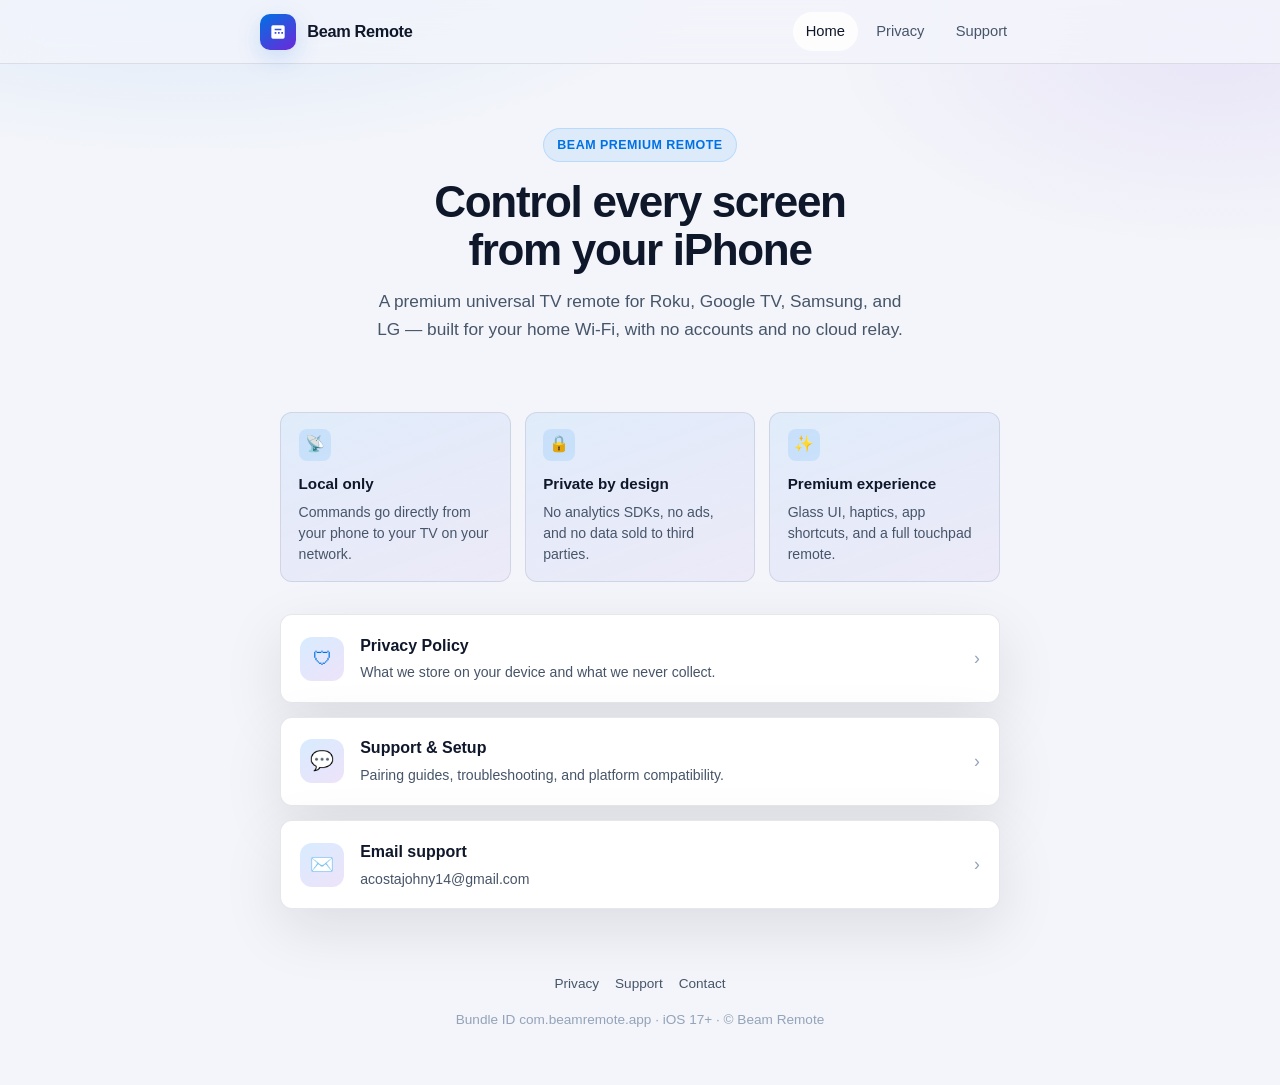
<file: index.html>
<!DOCTYPE html>
<html lang="en">
<head>
  <meta charset="utf-8">
  <meta name="viewport" content="width=device-width, initial-scale=1">
  <meta name="description" content="Beam Remote — premium universal TV remote for your home Wi‑Fi network.">
  <meta name="theme-color" content="#07070a">
  <title>Beam Remote</title>
  <link rel="stylesheet" href="styles.css">
</head>
<body>
  <div class="bg-mesh" aria-hidden="true"></div>

  <header class="site-nav">
    <div class="nav-inner">
      <a class="brand" href="index.html">
        <span class="brand-mark" aria-hidden="true">
          <svg viewBox="0 0 24 24" xmlns="http://www.w3.org/2000/svg"><path d="M6 4h12a2 2 0 0 1 2 2v12a2 2 0 0 1-2 2H6a2 2 0 0 1-2-2V6a2 2 0 0 1 2-2zm2 4v2h8V8H8zm0 4v2h2v-2H8zm4 0v2h2v-2h-2zm4 0v2h2v-2h-2z"/></svg>
        </span>
        Beam Remote
      </a>
      <nav class="nav-links" aria-label="Site">
        <a href="index.html" class="active">Home</a>
        <a href="privacy.html">Privacy</a>
        <a href="support.html">Support</a>
      </nav>
    </div>
  </header>

  <main class="page">
    <section class="hero">
      <div class="eyebrow">Beam Premium Remote</div>
      <h1>Control every screen<br>from your iPhone</h1>
      <p class="lead">
        A premium universal TV remote for Roku, Google TV, Samsung, and LG — built for your home Wi‑Fi, with no accounts and no cloud relay.
      </p>
    </section>

    <div class="summary-grid">
      <article class="summary-item">
        <div class="icon" aria-hidden="true">📡</div>
        <h3>Local only</h3>
        <p>Commands go directly from your phone to your TV on your network.</p>
      </article>
      <article class="summary-item">
        <div class="icon" aria-hidden="true">🔒</div>
        <h3>Private by design</h3>
        <p>No analytics SDKs, no ads, and no data sold to third parties.</p>
      </article>
      <article class="summary-item">
        <div class="icon" aria-hidden="true">✨</div>
        <h3>Premium experience</h3>
        <p>Glass UI, haptics, app shortcuts, and a full touchpad remote.</p>
      </article>
    </div>

    <div class="link-grid">
      <a class="link-tile glass-card" href="privacy.html">
        <span class="tile-icon" aria-hidden="true">🛡</span>
        <span class="tile-body">
          <h3>Privacy Policy</h3>
          <p>What we store on your device and what we never collect.</p>
        </span>
        <span class="chevron" aria-hidden="true">›</span>
      </a>
      <a class="link-tile glass-card" href="support.html">
        <span class="tile-icon" aria-hidden="true">💬</span>
        <span class="tile-body">
          <h3>Support &amp; Setup</h3>
          <p>Pairing guides, troubleshooting, and platform compatibility.</p>
        </span>
        <span class="chevron" aria-hidden="true">›</span>
      </a>
      <a class="link-tile glass-card" href="mailto:acostajohny14@gmail.com">
        <span class="tile-icon" aria-hidden="true">✉️</span>
        <span class="tile-body">
          <h3>Email support</h3>
          <p>acostajohny14@gmail.com</p>
        </span>
        <span class="chevron" aria-hidden="true">›</span>
      </a>
    </div>
  </main>

  <footer class="site-footer">
    <div class="footer-links">
      <a href="privacy.html">Privacy</a>
      <a href="support.html">Support</a>
      <a href="mailto:acostajohny14@gmail.com">Contact</a>
    </div>
    <p>Bundle ID com.beamremote.app · iOS 17+ · © Beam Remote</p>
  </footer>
</body>
</html>
</file>
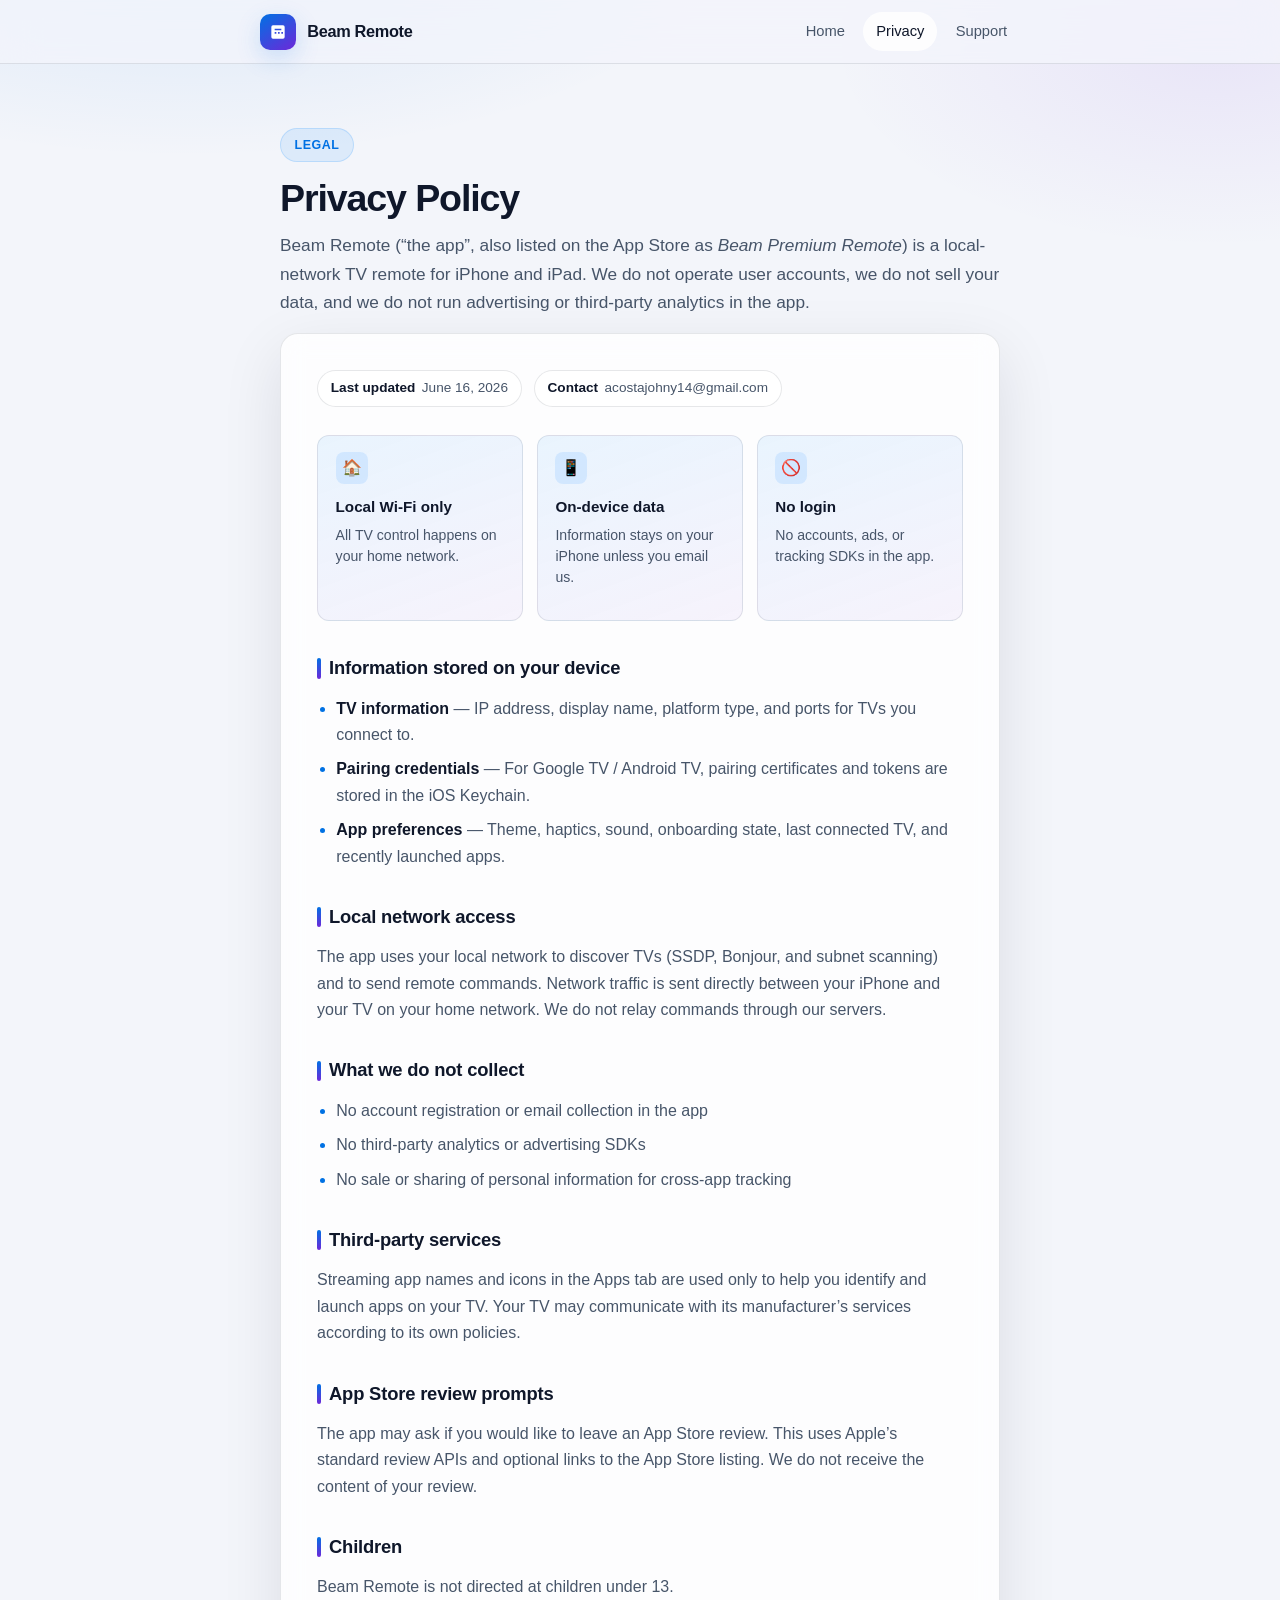
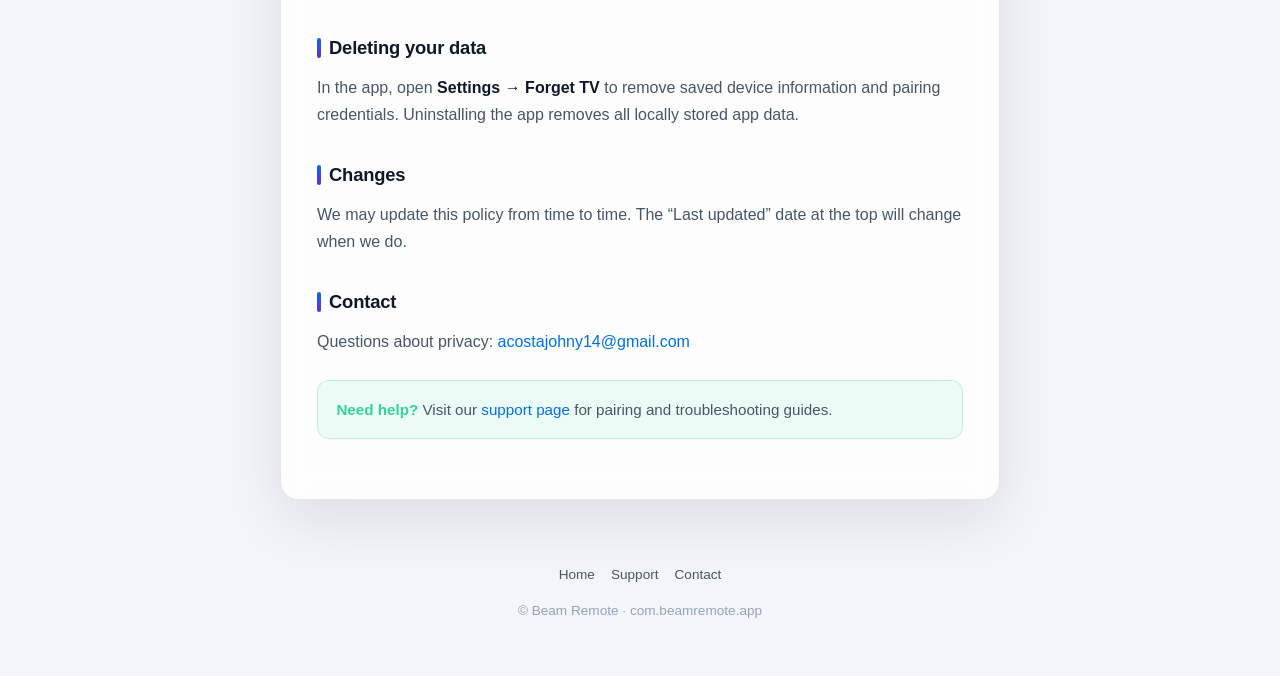
<file: privacy.html>
<!DOCTYPE html>
<html lang="en">
<head>
  <meta charset="utf-8">
  <meta name="viewport" content="width=device-width, initial-scale=1">
  <meta name="description" content="Beam Remote privacy policy — local-network TV remote with no data selling or third-party analytics.">
  <meta name="theme-color" content="#07070a">
  <title>Privacy Policy — Beam Remote</title>
  <link rel="stylesheet" href="styles.css">
</head>
<body>
  <div class="bg-mesh" aria-hidden="true"></div>

  <header class="site-nav">
    <div class="nav-inner">
      <a class="brand" href="index.html">
        <span class="brand-mark" aria-hidden="true">
          <svg viewBox="0 0 24 24" xmlns="http://www.w3.org/2000/svg"><path d="M6 4h12a2 2 0 0 1 2 2v12a2 2 0 0 1-2 2H6a2 2 0 0 1-2-2V6a2 2 0 0 1 2-2zm2 4v2h8V8H8zm0 4v2h2v-2H8zm4 0v2h2v-2h-2zm4 0v2h2v-2h-2z"/></svg>
        </span>
        Beam Remote
      </a>
      <nav class="nav-links" aria-label="Site">
        <a href="index.html">Home</a>
        <a href="privacy.html" class="active">Privacy</a>
        <a href="support.html">Support</a>
      </nav>
    </div>
  </header>

  <main class="page">
    <section class="hero" style="text-align:left;padding-bottom:1rem;">
      <div class="eyebrow">Legal</div>
      <h1 style="font-size:clamp(1.85rem,4vw,2.35rem);">Privacy Policy</h1>
      <p class="lead" style="margin:0;max-width:none;">
        Beam Remote (“the app”, also listed on the App Store as <em>Beam Premium Remote</em>) is a local-network TV remote
        for iPhone and iPad. We do not operate user accounts, we do not sell your data, and we do not run advertising
        or third-party analytics in the app.
      </p>
    </section>

    <article class="glass-card content-card prose">
      <div class="meta-row">
        <span class="meta-pill"><strong>Last updated</strong> June 16, 2026</span>
        <span class="meta-pill"><strong>Contact</strong> acostajohny14@gmail.com</span>
      </div>

      <div class="summary-grid" style="margin-top:0;">
        <div class="summary-item">
          <div class="icon" aria-hidden="true">🏠</div>
          <h3>Local Wi‑Fi only</h3>
          <p>All TV control happens on your home network.</p>
        </div>
        <div class="summary-item">
          <div class="icon" aria-hidden="true">📱</div>
          <h3>On-device data</h3>
          <p>Information stays on your iPhone unless you email us.</p>
        </div>
        <div class="summary-item">
          <div class="icon" aria-hidden="true">🚫</div>
          <h3>No login</h3>
          <p>No accounts, ads, or tracking SDKs in the app.</p>
        </div>
      </div>

      <h2>Information stored on your device</h2>
      <ul>
        <li><strong>TV information</strong> — IP address, display name, platform type, and ports for TVs you connect to.</li>
        <li><strong>Pairing credentials</strong> — For Google TV / Android TV, pairing certificates and tokens are stored in the iOS Keychain.</li>
        <li><strong>App preferences</strong> — Theme, haptics, sound, onboarding state, last connected TV, and recently launched apps.</li>
      </ul>

      <h2>Local network access</h2>
      <p>
        The app uses your local network to discover TVs (SSDP, Bonjour, and subnet scanning) and to send remote commands.
        Network traffic is sent directly between your iPhone and your TV on your home network. We do not relay commands
        through our servers.
      </p>

      <h2>What we do not collect</h2>
      <ul>
        <li>No account registration or email collection in the app</li>
        <li>No third-party analytics or advertising SDKs</li>
        <li>No sale or sharing of personal information for cross-app tracking</li>
      </ul>

      <h2>Third-party services</h2>
      <p>
        Streaming app names and icons in the Apps tab are used only to help you identify and launch apps on your TV.
        Your TV may communicate with its manufacturer’s services according to its own policies.
      </p>

      <h2>App Store review prompts</h2>
      <p>
        The app may ask if you would like to leave an App Store review. This uses Apple’s standard review APIs and
        optional links to the App Store listing. We do not receive the content of your review.
      </p>

      <h2>Children</h2>
      <p>Beam Remote is not directed at children under 13.</p>

      <h2>Deleting your data</h2>
      <p>
        In the app, open <strong>Settings → Forget TV</strong> to remove saved device information and pairing credentials.
        Uninstalling the app removes all locally stored app data.
      </p>

      <h2>Changes</h2>
      <p>We may update this policy from time to time. The “Last updated” date at the top will change when we do.</p>

      <h2>Contact</h2>
      <p>Questions about privacy: <a href="mailto:acostajohny14@gmail.com">acostajohny14@gmail.com</a></p>

      <div class="tip-box">
        <strong>Need help?</strong> Visit our <a href="support.html">support page</a> for pairing and troubleshooting guides.
      </div>
    </article>
  </main>

  <footer class="site-footer">
    <div class="footer-links">
      <a href="index.html">Home</a>
      <a href="support.html">Support</a>
      <a href="mailto:acostajohny14@gmail.com">Contact</a>
    </div>
    <p>© Beam Remote · com.beamremote.app</p>
  </footer>
</body>
</html>
</file>
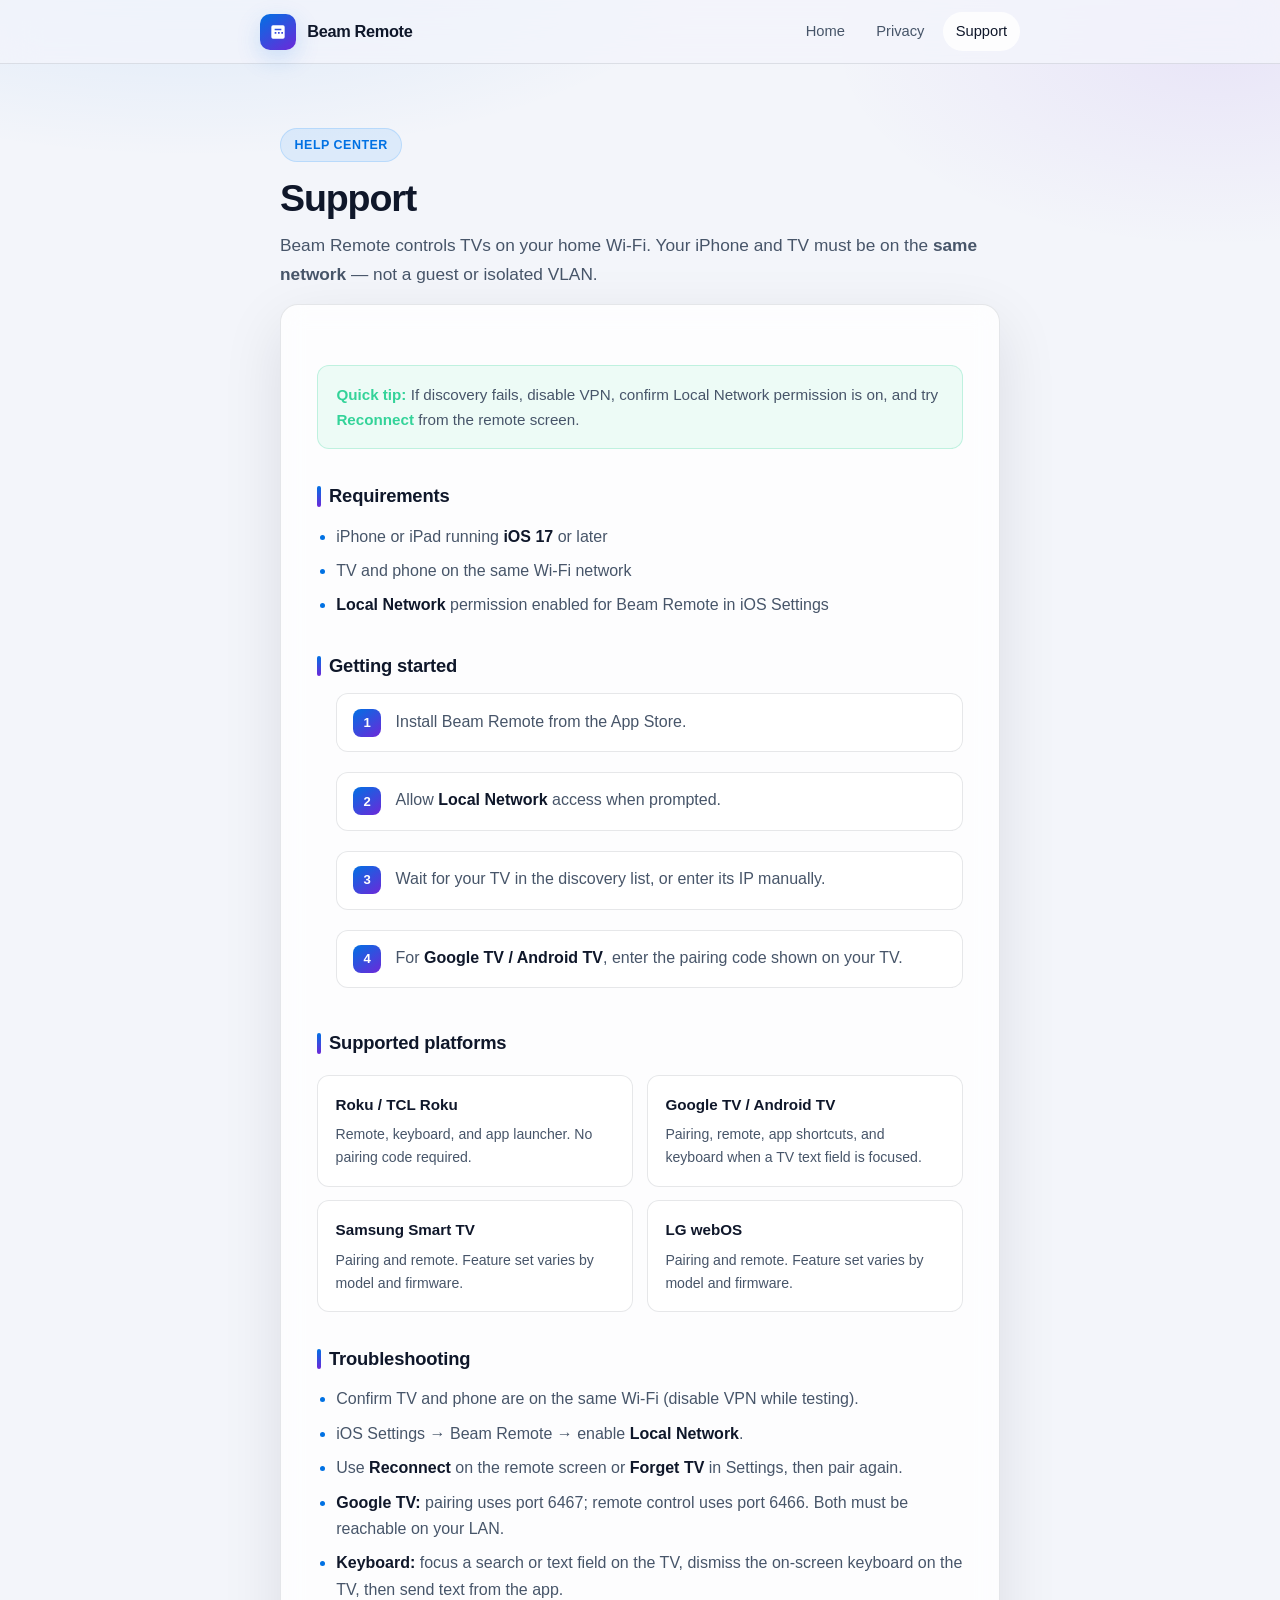
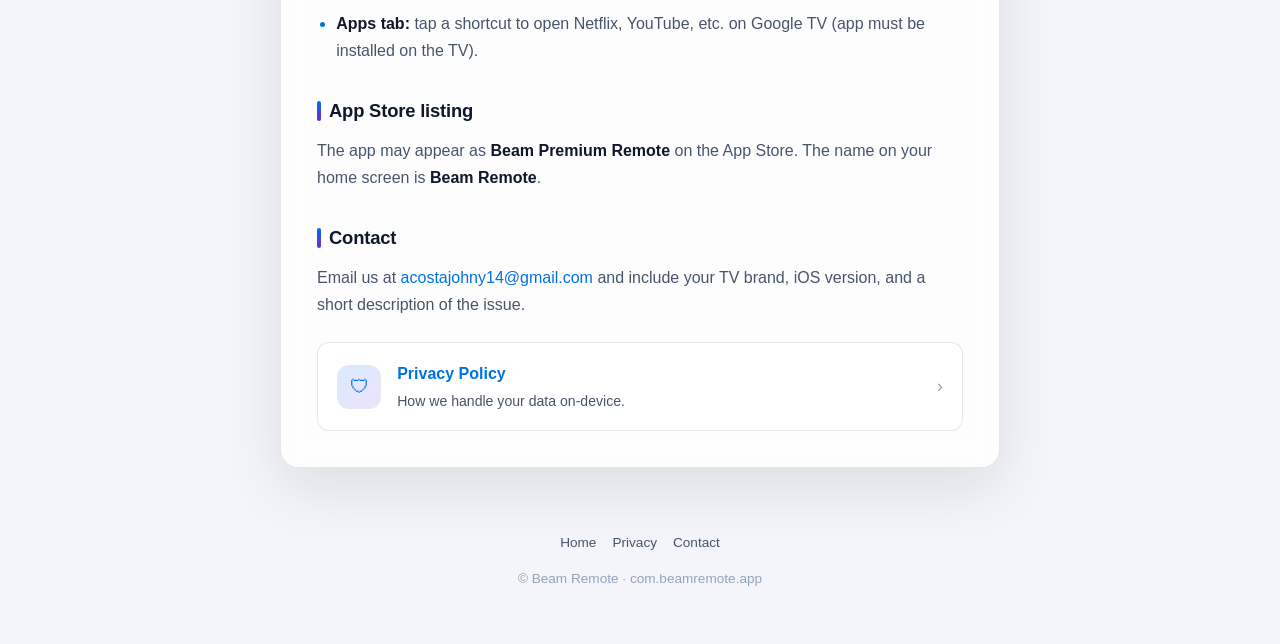
<file: support.html>
<!DOCTYPE html>
<html lang="en">
<head>
  <meta charset="utf-8">
  <meta name="viewport" content="width=device-width, initial-scale=1">
  <meta name="description" content="Beam Remote support — setup, pairing, troubleshooting, and platform compatibility.">
  <meta name="theme-color" content="#07070a">
  <title>Support — Beam Remote</title>
  <link rel="stylesheet" href="styles.css">
</head>
<body>
  <div class="bg-mesh" aria-hidden="true"></div>

  <header class="site-nav">
    <div class="nav-inner">
      <a class="brand" href="index.html">
        <span class="brand-mark" aria-hidden="true">
          <svg viewBox="0 0 24 24" xmlns="http://www.w3.org/2000/svg"><path d="M6 4h12a2 2 0 0 1 2 2v12a2 2 0 0 1-2 2H6a2 2 0 0 1-2-2V6a2 2 0 0 1 2-2zm2 4v2h8V8H8zm0 4v2h2v-2H8zm4 0v2h2v-2h-2zm4 0v2h2v-2h-2z"/></svg>
        </span>
        Beam Remote
      </a>
      <nav class="nav-links" aria-label="Site">
        <a href="index.html">Home</a>
        <a href="privacy.html">Privacy</a>
        <a href="support.html" class="active">Support</a>
      </nav>
    </div>
  </header>

  <main class="page">
    <section class="hero" style="text-align:left;padding-bottom:1rem;">
      <div class="eyebrow">Help center</div>
      <h1 style="font-size:clamp(1.85rem,4vw,2.35rem);">Support</h1>
      <p class="lead" style="margin:0;max-width:none;">
        Beam Remote controls TVs on your home Wi‑Fi. Your iPhone and TV must be on the
        <strong>same network</strong> — not a guest or isolated VLAN.
      </p>
    </section>

    <article class="glass-card content-card prose">
      <div class="tip-box">
        <strong>Quick tip:</strong> If discovery fails, disable VPN, confirm Local Network permission is on, and try <strong>Reconnect</strong> from the remote screen.
      </div>

      <h2>Requirements</h2>
      <ul>
        <li>iPhone or iPad running <strong>iOS 17</strong> or later</li>
        <li>TV and phone on the same Wi‑Fi network</li>
        <li><strong>Local Network</strong> permission enabled for Beam Remote in iOS Settings</li>
      </ul>

      <h2>Getting started</h2>
      <ol class="steps">
        <li>
          <span class="step-num">1</span>
          <span>Install Beam Remote from the App Store.</span>
        </li>
        <li>
          <span class="step-num">2</span>
          <span>Allow <strong>Local Network</strong> access when prompted.</span>
        </li>
        <li>
          <span class="step-num">3</span>
          <span>Wait for your TV in the discovery list, or enter its IP manually.</span>
        </li>
        <li>
          <span class="step-num">4</span>
          <span>For <strong>Google TV / Android TV</strong>, enter the pairing code shown on your TV.</span>
        </li>
      </ol>

      <h2>Supported platforms</h2>
      <div class="platform-grid">
        <div class="platform-card">
          <h3>Roku / TCL Roku</h3>
          <p>Remote, keyboard, and app launcher. No pairing code required.</p>
        </div>
        <div class="platform-card">
          <h3>Google TV / Android TV</h3>
          <p>Pairing, remote, app shortcuts, and keyboard when a TV text field is focused.</p>
        </div>
        <div class="platform-card">
          <h3>Samsung Smart TV</h3>
          <p>Pairing and remote. Feature set varies by model and firmware.</p>
        </div>
        <div class="platform-card">
          <h3>LG webOS</h3>
          <p>Pairing and remote. Feature set varies by model and firmware.</p>
        </div>
      </div>

      <h2>Troubleshooting</h2>
      <ul>
        <li>Confirm TV and phone are on the same Wi‑Fi (disable VPN while testing).</li>
        <li>iOS Settings → Beam Remote → enable <strong>Local Network</strong>.</li>
        <li>Use <strong>Reconnect</strong> on the remote screen or <strong>Forget TV</strong> in Settings, then pair again.</li>
        <li><strong>Google TV:</strong> pairing uses port 6467; remote control uses port 6466. Both must be reachable on your LAN.</li>
        <li><strong>Keyboard:</strong> focus a search or text field on the TV, dismiss the on-screen keyboard on the TV, then send text from the app.</li>
        <li><strong>Apps tab:</strong> tap a shortcut to open Netflix, YouTube, etc. on Google TV (app must be installed on the TV).</li>
      </ul>

      <h2>App Store listing</h2>
      <p>
        The app may appear as <strong>Beam Premium Remote</strong> on the App Store.
        The name on your home screen is <strong>Beam Remote</strong>.
      </p>

      <h2>Contact</h2>
      <p>
        Email us at <a href="mailto:acostajohny14@gmail.com">acostajohny14@gmail.com</a> and include your TV brand, iOS version, and a short description of the issue.
      </p>

      <div class="link-grid" style="margin-top:1.5rem;">
        <a class="link-tile" href="privacy.html" style="background:var(--surface-strong);">
          <span class="tile-icon" aria-hidden="true">🛡</span>
          <span class="tile-body">
            <h3>Privacy Policy</h3>
            <p>How we handle your data on-device.</p>
          </span>
          <span class="chevron" aria-hidden="true">›</span>
        </a>
      </div>
    </article>
  </main>

  <footer class="site-footer">
    <div class="footer-links">
      <a href="index.html">Home</a>
      <a href="privacy.html">Privacy</a>
      <a href="mailto:acostajohny14@gmail.com">Contact</a>
    </div>
    <p>© Beam Remote · com.beamremote.app</p>
  </footer>
</body>
</html>
</file>
<file: styles.css>
:root {
  color-scheme: dark light;
  --bg: #07070a;
  --bg-elevated: #101014;
  --surface: rgba(255, 255, 255, 0.06);
  --surface-strong: rgba(255, 255, 255, 0.1);
  --stroke: rgba(255, 255, 255, 0.12);
  --text: #f4f4f7;
  --text-muted: rgba(255, 255, 255, 0.62);
  --text-faint: rgba(255, 255, 255, 0.42);
  --accent: #3b9eff;
  --accent-2: #8c40d9;
  --accent-glow: rgba(59, 158, 255, 0.35);
  --success: #34d399;
  --radius: 18px;
  --radius-sm: 12px;
  --shadow: 0 24px 80px rgba(0, 0, 0, 0.45);
  --font: "SF Pro Display", "SF Pro Text", -apple-system, BlinkMacSystemFont, "Segoe UI", sans-serif;
  --max: 760px;
  --nav-h: 64px;
}

@media (prefers-color-scheme: light) {
  :root {
    --bg: #f3f5fa;
    --bg-elevated: #ffffff;
    --surface: rgba(255, 255, 255, 0.82);
    --surface-strong: #ffffff;
    --stroke: rgba(15, 23, 42, 0.1);
    --text: #0f172a;
    --text-muted: #475569;
    --text-faint: #94a3b8;
    --accent: #0071e3;
    --accent-2: #6d28d9;
    --accent-glow: rgba(0, 113, 227, 0.18);
    --shadow: 0 20px 60px rgba(15, 23, 42, 0.1);
  }
}

*, *::before, *::after { box-sizing: border-box; }

html {
  scroll-behavior: smooth;
  -webkit-text-size-adjust: 100%;
}

body {
  margin: 0;
  min-height: 100vh;
  font-family: var(--font);
  font-size: 1rem;
  line-height: 1.65;
  color: var(--text);
  background: var(--bg);
  -webkit-font-smoothing: antialiased;
}

.bg-mesh {
  position: fixed;
  inset: 0;
  z-index: -1;
  overflow: hidden;
  pointer-events: none;
  background:
    radial-gradient(ellipse 80% 50% at 15% -10%, rgba(59, 158, 255, 0.22), transparent 55%),
    radial-gradient(ellipse 60% 45% at 95% 5%, rgba(140, 64, 217, 0.18), transparent 50%),
    radial-gradient(ellipse 70% 50% at 50% 110%, rgba(59, 158, 255, 0.1), transparent 55%),
    var(--bg);
}

@media (prefers-color-scheme: light) {
  .bg-mesh {
    background:
      radial-gradient(ellipse 80% 50% at 15% -10%, rgba(0, 113, 227, 0.12), transparent 55%),
      radial-gradient(ellipse 60% 45% at 95% 5%, rgba(109, 40, 217, 0.08), transparent 50%),
      var(--bg);
  }
}

.site-nav {
  position: sticky;
  top: 0;
  z-index: 20;
  height: var(--nav-h);
  display: flex;
  align-items: center;
  justify-content: center;
  padding: 0 1.25rem;
  backdrop-filter: blur(18px) saturate(160%);
  -webkit-backdrop-filter: blur(18px) saturate(160%);
  background: rgba(7, 7, 10, 0.72);
  border-bottom: 1px solid var(--stroke);
}

@media (prefers-color-scheme: light) {
  .site-nav { background: rgba(243, 245, 250, 0.82); }
}

.nav-inner {
  width: min(100%, var(--max));
  display: flex;
  align-items: center;
  justify-content: space-between;
  gap: 1rem;
}

.brand {
  display: inline-flex;
  align-items: center;
  gap: 0.7rem;
  text-decoration: none;
  color: var(--text);
  font-weight: 700;
  font-size: 1.02rem;
  letter-spacing: -0.02em;
}

.brand:hover { opacity: 0.9; }

.brand-mark {
  width: 36px;
  height: 36px;
  border-radius: 10px;
  display: grid;
  place-items: center;
  background: linear-gradient(145deg, var(--accent), var(--accent-2));
  box-shadow: 0 8px 24px var(--accent-glow);
  flex-shrink: 0;
}

.brand-mark svg {
  width: 20px;
  height: 20px;
  fill: white;
}

.nav-links {
  display: flex;
  align-items: center;
  gap: 0.35rem;
  flex-wrap: wrap;
  justify-content: flex-end;
}

.nav-links a {
  color: var(--text-muted);
  text-decoration: none;
  font-size: 0.92rem;
  font-weight: 500;
  padding: 0.45rem 0.8rem;
  border-radius: 999px;
  transition: color 0.15s, background 0.15s;
}

.nav-links a:hover,
.nav-links a.active {
  color: var(--text);
  background: var(--surface);
}

.page {
  width: min(100%, var(--max));
  margin: 0 auto;
  padding: 2.5rem 1.25rem 4rem;
}

.hero {
  text-align: center;
  padding: 1.5rem 0 2.5rem;
}

.eyebrow {
  display: inline-flex;
  align-items: center;
  gap: 0.45rem;
  padding: 0.35rem 0.85rem;
  border-radius: 999px;
  font-size: 0.78rem;
  font-weight: 600;
  letter-spacing: 0.04em;
  text-transform: uppercase;
  color: var(--accent);
  background: rgba(59, 158, 255, 0.12);
  border: 1px solid rgba(59, 158, 255, 0.22);
  margin-bottom: 1rem;
}

.hero h1 {
  margin: 0 0 0.75rem;
  font-size: clamp(2rem, 5vw, 2.75rem);
  line-height: 1.1;
  letter-spacing: -0.03em;
  font-weight: 800;
}

.hero .lead {
  margin: 0 auto;
  max-width: 34rem;
  font-size: 1.08rem;
  color: var(--text-muted);
}

.glass-card {
  background: var(--surface);
  border: 1px solid var(--stroke);
  border-radius: var(--radius);
  box-shadow: var(--shadow);
  backdrop-filter: blur(12px);
  -webkit-backdrop-filter: blur(12px);
}

.content-card {
  padding: clamp(1.5rem, 4vw, 2.25rem);
}

.meta-row {
  display: flex;
  flex-wrap: wrap;
  gap: 0.75rem;
  margin-bottom: 1.75rem;
}

.meta-pill {
  display: inline-flex;
  align-items: center;
  gap: 0.4rem;
  padding: 0.4rem 0.8rem;
  border-radius: 999px;
  font-size: 0.85rem;
  color: var(--text-muted);
  background: var(--surface-strong);
  border: 1px solid var(--stroke);
}

.meta-pill strong { color: var(--text); font-weight: 600; }

.summary-grid {
  display: grid;
  grid-template-columns: repeat(auto-fit, minmax(200px, 1fr));
  gap: 0.85rem;
  margin: 1.75rem 0 2rem;
}

.summary-item {
  padding: 1rem 1.1rem;
  border-radius: var(--radius-sm);
  background: linear-gradient(160deg, rgba(59, 158, 255, 0.1), rgba(140, 64, 217, 0.06));
  border: 1px solid var(--stroke);
}

.summary-item .icon {
  width: 32px;
  height: 32px;
  border-radius: 8px;
  display: grid;
  place-items: center;
  margin-bottom: 0.65rem;
  background: rgba(59, 158, 255, 0.15);
  color: var(--accent);
  font-size: 1rem;
}

.summary-item h3 {
  margin: 0 0 0.35rem;
  font-size: 0.95rem;
  font-weight: 700;
}

.summary-item p {
  margin: 0;
  font-size: 0.88rem;
  color: var(--text-muted);
  line-height: 1.5;
}

.prose h2 {
  margin: 2rem 0 0.75rem;
  font-size: 1.15rem;
  font-weight: 700;
  letter-spacing: -0.01em;
  display: flex;
  align-items: center;
  gap: 0.5rem;
}

.prose h2::before {
  content: "";
  width: 4px;
  height: 1.1em;
  border-radius: 99px;
  background: linear-gradient(180deg, var(--accent), var(--accent-2));
  flex-shrink: 0;
}

.prose p,
.prose li {
  color: var(--text-muted);
}

.prose p { margin: 0 0 1rem; }
.prose strong { color: var(--text); }

.prose ul,
.prose ol {
  margin: 0 0 1rem;
  padding-left: 1.2rem;
}

.prose li { margin-bottom: 0.5rem; }
.prose li::marker { color: var(--accent); }

.prose a {
  color: var(--accent);
  text-decoration: none;
  font-weight: 500;
}

.prose a:hover { text-decoration: underline; }

.link-grid {
  display: grid;
  gap: 0.85rem;
  margin-top: 2rem;
}

.link-tile {
  display: flex;
  align-items: center;
  gap: 1rem;
  padding: 1.1rem 1.2rem;
  border-radius: var(--radius-sm);
  text-decoration: none;
  color: var(--text);
  background: var(--surface-strong);
  border: 1px solid var(--stroke);
  transition: transform 0.15s, border-color 0.15s, box-shadow 0.15s;
}

.link-tile:hover {
  transform: translateY(-2px);
  border-color: rgba(59, 158, 255, 0.35);
  box-shadow: 0 12px 32px rgba(59, 158, 255, 0.12);
}

.link-tile .tile-icon {
  width: 44px;
  height: 44px;
  border-radius: 12px;
  display: grid;
  place-items: center;
  background: linear-gradient(145deg, rgba(59, 158, 255, 0.2), rgba(140, 64, 217, 0.15));
  color: var(--accent);
  font-size: 1.2rem;
  flex-shrink: 0;
}

.link-tile .tile-body h3 {
  margin: 0 0 0.15rem;
  font-size: 1rem;
  font-weight: 700;
}

.link-tile .tile-body p {
  margin: 0;
  font-size: 0.88rem;
  color: var(--text-muted);
}

.link-tile .chevron {
  margin-left: auto;
  color: var(--text-faint);
  font-size: 1.1rem;
}

.platform-grid {
  display: grid;
  grid-template-columns: repeat(auto-fit, minmax(220px, 1fr));
  gap: 0.85rem;
  margin: 1rem 0 1.5rem;
}

.platform-card {
  padding: 1rem 1.1rem;
  border-radius: var(--radius-sm);
  border: 1px solid var(--stroke);
  background: var(--surface-strong);
}

.platform-card h3 {
  margin: 0 0 0.4rem;
  font-size: 0.95rem;
  color: var(--text);
}

.platform-card p {
  margin: 0;
  font-size: 0.88rem;
  color: var(--text-muted);
}

.steps {
  list-style: none;
  padding: 0;
  margin: 0 0 1.5rem;
  display: grid;
  gap: 0.75rem;
}

.steps li {
  display: flex;
  gap: 0.9rem;
  align-items: flex-start;
  padding: 0.9rem 1rem;
  border-radius: var(--radius-sm);
  background: var(--surface-strong);
  border: 1px solid var(--stroke);
  color: var(--text-muted);
}

.step-num {
  width: 28px;
  height: 28px;
  border-radius: 8px;
  flex-shrink: 0;
  display: grid;
  place-items: center;
  font-size: 0.82rem;
  font-weight: 800;
  color: white;
  background: linear-gradient(145deg, var(--accent), var(--accent-2));
}

.tip-box {
  margin: 1.5rem 0;
  padding: 1rem 1.15rem;
  border-radius: var(--radius-sm);
  border: 1px solid rgba(52, 211, 153, 0.25);
  background: rgba(52, 211, 153, 0.08);
  color: var(--text-muted);
  font-size: 0.95rem;
}

.tip-box strong { color: var(--success); }

.site-footer {
  width: min(100%, var(--max));
  margin: 0 auto;
  padding: 0 1.25rem 2.5rem;
  text-align: center;
  color: var(--text-faint);
  font-size: 0.85rem;
}

.site-footer a {
  color: var(--text-muted);
  text-decoration: none;
}

.site-footer a:hover { color: var(--accent); }

.footer-links {
  display: flex;
  justify-content: center;
  flex-wrap: wrap;
  gap: 0.5rem 1rem;
  margin-bottom: 0.75rem;
}

@media (max-width: 540px) {
  .nav-links a:not(.active) { display: none; }
  .nav-links a.active { display: inline-flex; }
  .hero { padding-top: 0.5rem; }
}
</file>
